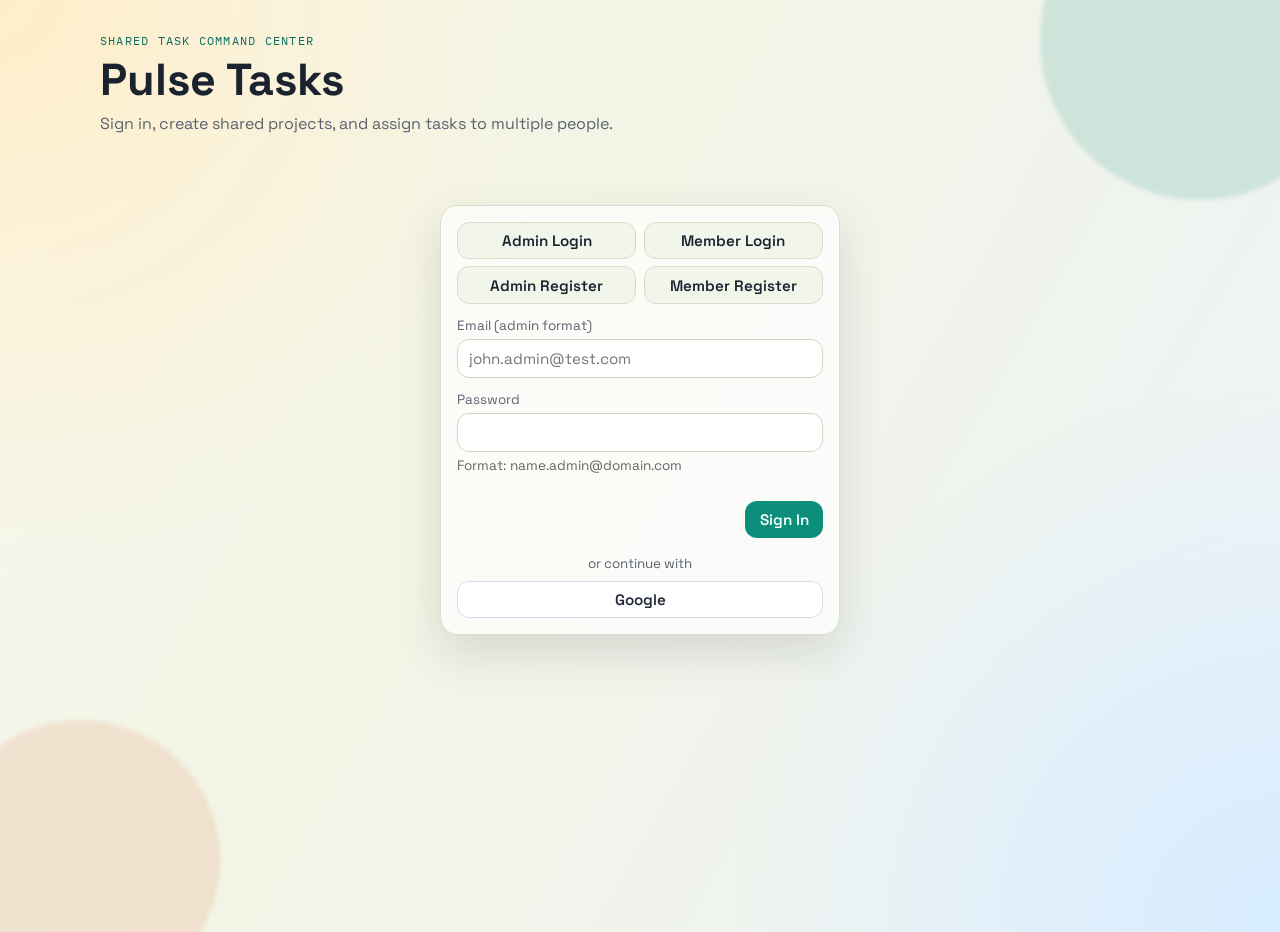
<file: frontend/index.html>
<!doctype html>
<html lang="en">
  <head>
    <meta charset="UTF-8" />
    <meta name="viewport" content="width=device-width, initial-scale=1.0" />
    <title>Pulse Tasks</title>
    <link rel="preconnect" href="https://fonts.googleapis.com" />
    <link rel="preconnect" href="https://fonts.gstatic.com" crossorigin />
    <link
      href="https://fonts.googleapis.com/css2?family=Space+Grotesk:wght@400;500;700&family=IBM+Plex+Mono:wght@400;500&display=swap"
      rel="stylesheet"
    />
    <link rel="stylesheet" href="styles.css" />
  </head>
  <body class="projects-page">
    <div class="bg-shape bg-shape-a"></div>
    <div class="bg-shape bg-shape-b"></div>

    <main class="app-shell">
      <header class="topbar reveal">
        <div>
          <p class="eyebrow">Shared Task Command Center</p>
          <h1>Pulse Tasks</h1>
          <p class="subtitle">Sign in, create shared projects, and assign tasks to multiple people.</p>
        </div>
        <div class="topbar-actions">
          <a class="nav-link btn-secondary hidden" href="tasks.html">Open Tasks</a>
          <button id="manageUsersBtn" class="btn-secondary hidden" type="button">Manage Users</button>
          <div class="session-chip hidden" id="sessionChip">
            <span id="sessionName">Not signed in</span>
            <button id="signOutBtn" class="btn-secondary" type="button">Sign out</button>
          </div>
        </div>
      </header>

      <section id="authView" class="auth-view reveal">
        <div class="panel auth-card">
          <div class="auth-mode-tabs" role="tablist" aria-label="User type">
            <button id="adminLoginBtn" type="button" class="auth-tab active" data-user-type="admin">Admin Login</button>
            <button id="memberLoginBtn" type="button" class="auth-tab" data-user-type="member">Member Login</button>
            <button id="adminRegisterBtn" type="button" class="auth-tab" data-user-type="admin-register">Admin Register</button>
            <button id="memberRegisterBtn" type="button" class="auth-tab" data-user-type="member-register">Member Register</button>
          </div>
          <form id="authForm" class="auth-form">
            <label id="nameField" class="hidden">
              <span>Name</span>
              <input id="authName" type="text" maxlength="120" placeholder="Your name" />
            </label>
            <label>
              <span id="emailLabel">Email (admin@test.com)</span>
              <input id="authEmail" type="email" maxlength="255" placeholder="name.admin@test.com" required />
            </label>
            <label>
              <span>Password</span>
              <input id="authPassword" type="password" minlength="8" maxlength="128" required />
            </label>
            <p id="emailFormatHint" class="hint-text" style="font-size: 0.85rem; color: #666; margin-top: -8px;">
              Format: <span id="emailFormatText">name.admin@domain.com</span>
            </p>
            <div class="auth-actions">
              <button id="authSubmitBtn" class="btn-accent" type="submit">Sign In</button>
            </div>
            <div class="provider-actions">
              <span class="provider-divider">or continue with</span>
              <button id="googleSignInBtn" class="btn-google" type="button">Google</button>
            </div>
          </form>
        </div>
      </section>

      <section id="workspaceView" class="workspace hidden">
        <section class="stats-grid reveal">
          <article class="stat-card">
            <h2>Total</h2>
            <p id="statTotal">0</p>
          </article>
          <article class="stat-card">
            <h2>Completed</h2>
            <p id="statCompleted">0</p>
          </article>
          <article class="stat-card">
            <h2>Pending</h2>
            <p id="statPending">0</p>
          </article>
          <article class="stat-card">
            <h2>High Priority</h2>
            <p id="statHighPriority">0</p>
          </article>
        </section>

        <section class="panel reveal project-panel">
          <div class="form-heading-row">
            <h2>Create Project</h2>
            <p class="subtle-inline">Invite multiple collaborators at once.</p>
          </div>
          <form id="projectForm" class="form-stack">
            <div class="field-grid">
              <label>
                <span>Name</span>
                <input id="projectName" type="text" maxlength="255" required />
              </label>
              <label>
                <span>Collaborators</span>
                <select id="projectMemberIds" multiple size="4"></select>
              </label>
              <label class="full-width">
                <span>Description</span>
                <textarea id="projectDescription" rows="2" maxlength="5000"></textarea>
              </label>
            </div>
            <div class="form-actions-row">
              <button class="btn-accent" type="submit">Add Project</button>
            </div>
          </form>
          <div id="projectList" class="project-list"></div>
        </section>

        <section class="panel reveal task-panel">
          <div class="form-heading-row">
            <h2>Create Task</h2>
            <p class="subtle-inline">Assign to a project and multiple people.</p>
          </div>
          <form id="todoForm" class="form-stack">
            <div class="field-grid">
              <label>
                <span>Title</span>
                <input id="title" name="title" type="text" maxlength="255" required />
              </label>
              <label>
                <span>Project</span>
                <select id="projectSelect">
                  <option value="">No project</option>
                </select>
              </label>
              <label>
                <span>Priority</span>
                <select id="priority" name="priority">
                  <option value="low">Low</option>
                  <option value="medium" selected>Medium</option>
                  <option value="high">High</option>
                </select>
              </label>
              <label>
                <span>Assignees</span>
                <select id="todoAssigneeIds" multiple size="4"></select>
              </label>
              <label class="full-width">
                <span>Description</span>
                <textarea id="description" name="description" rows="2" maxlength="5000"></textarea>
              </label>
              <label>
                <span>Due Date</span>
                <input id="dueDate" name="dueDate" type="datetime-local" />
              </label>
            </div>
            <div class="form-actions-row">
              <button class="btn-accent" type="submit">Add Task</button>
            </div>
          </form>
        </section>

        <section class="panel reveal task-list-panel">
          <div class="controls-row">
            <label>
              <span>Search</span>
              <input id="searchInput" type="text" placeholder="Search title or description" />
            </label>
            <label>
              <span>Status</span>
              <select id="statusFilter">
                <option value="all">All</option>
                <option value="pending">Pending</option>
                <option value="completed">Completed</option>
              </select>
            </label>
            <label>
              <span>Priority</span>
              <select id="priorityFilter">
                <option value="all">All</option>
                <option value="low">Low</option>
                <option value="medium">Medium</option>
                <option value="high">High</option>
              </select>
            </label>
            <label>
              <span>Project</span>
              <select id="projectFilter">
                <option value="all">All projects</option>
              </select>
            </label>
            <label>
              <span>Sort By</span>
              <select id="sortBy">
                <option value="created_at">Created</option>
                <option value="updated_at">Updated</option>
                <option value="title">Title</option>
                <option value="due_date">Due Date</option>
              </select>
            </label>
            <label>
              <span>Order</span>
              <select id="sortOrder">
                <option value="desc">Desc</option>
                <option value="asc">Asc</option>
              </select>
            </label>
          </div>

          <div class="list-head-row">
            <h2>Tasks</h2>
            <button id="refreshBtn" class="btn-secondary" type="button">Refresh</button>
          </div>

          <p id="feedback" class="feedback" role="status" aria-live="polite"></p>

          <div id="todoList" class="todo-list"></div>
        </section>
      </section>
    </main>

    <template id="projectItemTemplate">
      <article class="project-card">
        <div>
          <h3 class="project-title"></h3>
          <p class="project-desc"></p>
          <div class="project-collaborators-list"></div>
        </div>
        <div class="project-meta">
          <span class="project-members"></span>
          <span class="project-owner"></span>
          <div class="project-actions">
            <button type="button" data-action="edit" class="btn-secondary">Edit</button>
            <button type="button" data-action="delete" class="btn-danger">Delete</button>
          </div>
        </div>
      </article>
    </template>

    <template id="todoItemTemplate">
      <article class="todo-item">
        <div class="todo-main">
          <label class="checkbox-wrap">
            <input type="checkbox" data-action="toggle" />
            <span class="checkbox-ui"></span>
          </label>
          <div class="todo-copy">
            <div class="todo-title-row">
              <h3 class="todo-title"></h3>
              <span class="priority-badge"></span>
            </div>
            <p class="todo-desc"></p>
            <p class="todo-meta"></p>
            <p class="todo-people"></p>
            <div class="todo-assignees-list"></div>
          </div>
        </div>
        <div class="todo-actions">
          <button type="button" data-action="edit" class="btn-secondary">Edit</button>
          <button type="button" data-action="delete" class="btn-danger">Delete</button>
        </div>
      </article>
    </template>

    <dialog id="editDialog" class="edit-dialog">
      <form id="editForm" method="dialog">
        <h2>Edit Task</h2>
        <label>
          <span>Title</span>
          <input id="editTitle" name="title" type="text" maxlength="255" required />
        </label>
        <label>
          <span>Description</span>
          <textarea id="editDescription" name="description" rows="3" maxlength="5000"></textarea>
        </label>
        <div class="field-grid dialog-grid">
          <label>
            <span>Project</span>
            <select id="editProjectId">
              <option value="">No project</option>
            </select>
          </label>
          <label>
            <span>Priority</span>
            <select id="editPriority" name="priority">
              <option value="low">Low</option>
              <option value="medium">Medium</option>
              <option value="high">High</option>
            </select>
          </label>
          <label class="full-width">
            <span>Assignees</span>
            <select id="editAssigneeIds" multiple size="4"></select>
          </label>
          <label>
            <span>Due Date</span>
            <input id="editDueDate" name="dueDate" type="datetime-local" />
          </label>
        </div>
        <menu>
          <button type="button" id="cancelEditBtn" class="btn-secondary">Cancel</button>
          <button type="submit" class="btn-accent">Save</button>
        </menu>
      </form>
    </dialog>

    <dialog id="usersDialog" class="edit-dialog">
      <form id="usersForm" method="dialog">
        <h2>Manage Users</h2>
        <div id="usersList" class="members-list"></div>
        <menu>
          <button type="button" id="closeUsersBtn" class="btn-secondary">Close</button>
        </menu>
      </form>
    </dialog>

    <dialog id="projectDialog" class="edit-dialog">
      <form id="projectEditForm" method="dialog">
        <h2>Edit Project</h2>
        <label>
          <span>Name</span>
          <input id="editProjectName" type="text" maxlength="255" required />
        </label>
        <label>
          <span>Description</span>
          <textarea id="editProjectDescription" rows="3" maxlength="5000"></textarea>
        </label>
        <div class="collaborators-section">
          <label>
            <span>Current Members</span>
            <div id="editProjectCurrentMembers" class="members-list"></div>
          </label>
          <label>
            <span>Add Collaborators</span>
            <select id="editProjectMemberIds" multiple size="4"></select>
          </label>
        </div>
        <menu>
          <button type="button" id="cancelProjectEditBtn" class="btn-secondary">Cancel</button>
          <button type="submit" class="btn-accent">Save</button>
        </menu>
      </form>
    </dialog>

    <script src="app.js"></script>
  </body>
</html>
</file>
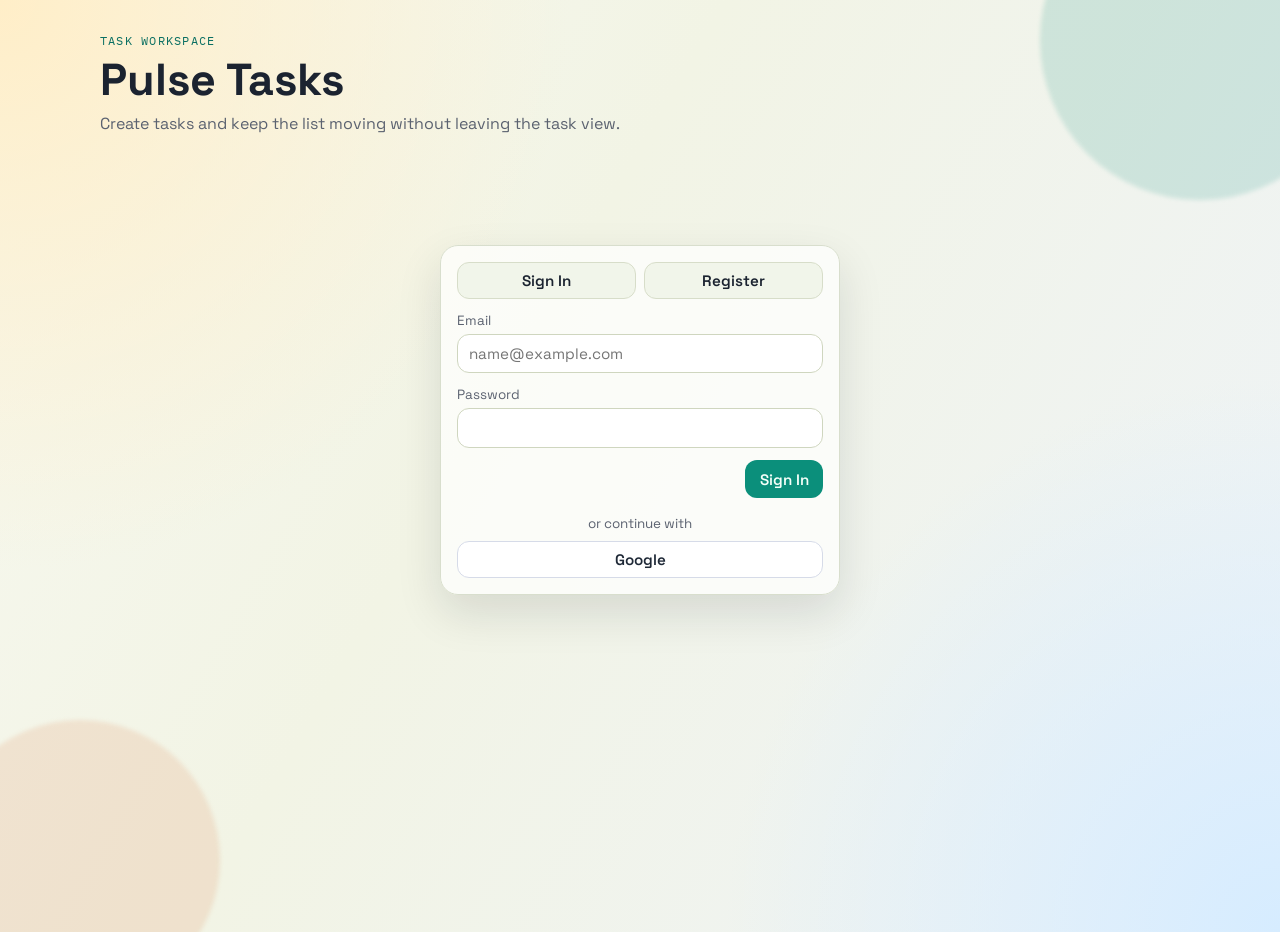
<file: frontend/tasks.html>
<!doctype html>
<html lang="en">
  <head>
    <meta charset="UTF-8" />
    <meta name="viewport" content="width=device-width, initial-scale=1.0" />
    <title>Pulse Tasks</title>
    <link rel="preconnect" href="https://fonts.googleapis.com" />
    <link rel="preconnect" href="https://fonts.gstatic.com" crossorigin />
    <link
      href="https://fonts.googleapis.com/css2?family=Space+Grotesk:wght@400;500;700&family=IBM+Plex+Mono:wght@400;500&display=swap"
      rel="stylesheet"
    />
    <link rel="stylesheet" href="styles.css" />
  </head>
  <body class="tasks-page">
    <div class="bg-shape bg-shape-a"></div>
    <div class="bg-shape bg-shape-b"></div>

    <main class="app-shell">
      <header class="topbar reveal">
        <div>
          <p class="eyebrow">Task Workspace</p>
          <h1>Pulse Tasks</h1>
          <p class="subtitle">Create tasks and keep the list moving without leaving the task view.</p>
        </div>
        <div class="topbar-actions">
          <a class="nav-link btn-secondary hidden" href="index.html">Projects</a>
          <div class="session-chip hidden" id="sessionChip">
            <span id="sessionName">Not signed in</span>
            <button id="signOutBtn" class="btn-secondary" type="button">Sign out</button>
          </div>
        </div>
      </header>

      <section id="authView" class="auth-view reveal">
        <div class="panel auth-card">
          <div class="auth-mode-tabs" role="tablist" aria-label="Authentication mode">
            <button id="loginTabBtn" type="button" class="auth-tab active">Sign In</button>
            <button id="registerTabBtn" type="button" class="auth-tab">Register</button>
          </div>
          <form id="authForm" class="auth-form">
            <label id="nameField">
              <span>Name</span>
              <input id="authName" type="text" maxlength="120" placeholder="Your name" />
            </label>
            <label>
              <span>Email</span>
              <input id="authEmail" type="email" maxlength="255" placeholder="name@example.com" required />
            </label>
            <label>
              <span>Password</span>
              <input id="authPassword" type="password" minlength="8" maxlength="128" required />
            </label>
            <div class="auth-actions">
              <button id="authSubmitBtn" class="btn-accent" type="submit">Sign In</button>
            </div>
            <div class="provider-actions">
              <span class="provider-divider">or continue with</span>
              <button id="googleSignInBtn" class="btn-google" type="button">Google</button>
            </div>
          </form>
        </div>
      </section>

      <section id="workspaceView" class="workspace hidden">
        <section class="stats-grid reveal">
          <article class="stat-card">
            <h2>Total</h2>
            <p id="statTotal">0</p>
          </article>
          <article class="stat-card">
            <h2>Completed</h2>
            <p id="statCompleted">0</p>
          </article>
          <article class="stat-card">
            <h2>Pending</h2>
            <p id="statPending">0</p>
          </article>
          <article class="stat-card">
            <h2>High Priority</h2>
            <p id="statHighPriority">0</p>
          </article>
        </section>

        <section class="panel reveal project-panel">
          <div class="form-heading-row">
            <h2>Create Project</h2>
            <p class="subtle-inline">Invite multiple collaborators at once.</p>
          </div>
          <form id="projectForm" class="form-stack">
            <div class="field-grid">
              <label>
                <span>Name</span>
                <input id="projectName" type="text" maxlength="255" required />
              </label>
              <label>
                <span>Collaborators</span>
                <select id="projectMemberIds" multiple size="4"></select>
              </label>
              <label class="full-width">
                <span>Description</span>
                <textarea id="projectDescription" rows="2" maxlength="5000"></textarea>
              </label>
            </div>
            <div class="form-actions-row">
              <button class="btn-accent" type="submit">Add Project</button>
            </div>
          </form>
          <div id="projectList" class="project-list"></div>
        </section>

        <section class="panel reveal task-panel">
          <div class="form-heading-row">
            <h2>Create Task</h2>
            <p class="subtle-inline">Assign to a project and multiple people.</p>
          </div>
          <form id="todoForm" class="form-stack">
            <div class="field-grid">
              <label>
                <span>Title</span>
                <input id="title" name="title" type="text" maxlength="255" required />
              </label>
              <label>
                <span>Project</span>
                <select id="projectSelect">
                  <option value="">No project</option>
                </select>
              </label>
              <label>
                <span>Priority</span>
                <select id="priority" name="priority">
                  <option value="low">Low</option>
                  <option value="medium" selected>Medium</option>
                  <option value="high">High</option>
                </select>
              </label>
              <label>
                <span>Assignees</span>
                <select id="todoAssigneeIds" multiple size="4"></select>
              </label>
              <label class="full-width">
                <span>Description</span>
                <textarea id="description" name="description" rows="2" maxlength="5000"></textarea>
              </label>
              <label>
                <span>Due Date</span>
                <input id="dueDate" name="dueDate" type="datetime-local" />
              </label>
            </div>
            <div class="form-actions-row">
              <button class="btn-accent" type="submit">Add Task</button>
            </div>
          </form>
        </section>

        <section class="panel reveal task-list-panel">
          <div class="controls-row">
            <label>
              <span>Search</span>
              <input id="searchInput" type="text" placeholder="Search title or description" />
            </label>
            <label>
              <span>Status</span>
              <select id="statusFilter">
                <option value="all">All</option>
                <option value="pending">Pending</option>
                <option value="completed">Completed</option>
              </select>
            </label>
            <label>
              <span>Priority</span>
              <select id="priorityFilter">
                <option value="all">All</option>
                <option value="low">Low</option>
                <option value="medium">Medium</option>
                <option value="high">High</option>
              </select>
            </label>
            <label>
              <span>Project</span>
              <select id="projectFilter">
                <option value="all">All projects</option>
              </select>
            </label>
            <label>
              <span>Sort By</span>
              <select id="sortBy">
                <option value="created_at">Created</option>
                <option value="updated_at">Updated</option>
                <option value="title">Title</option>
                <option value="due_date">Due Date</option>
              </select>
            </label>
            <label>
              <span>Order</span>
              <select id="sortOrder">
                <option value="desc">Desc</option>
                <option value="asc">Asc</option>
              </select>
            </label>
          </div>

          <div class="list-head-row">
            <h2>Tasks</h2>
            <button id="refreshBtn" class="btn-secondary" type="button">Refresh</button>
          </div>

          <p id="feedback" class="feedback" role="status" aria-live="polite"></p>

          <div id="todoList" class="todo-list"></div>
        </section>
      </section>
    </main>

    <template id="projectItemTemplate">
      <article class="project-card">
        <div>
          <h3 class="project-title"></h3>
          <p class="project-desc"></p>
          <div class="project-collaborators-list"></div>
        </div>
        <div class="project-meta">
          <span class="project-members"></span>
          <span class="project-owner"></span>
          <div class="project-actions">
            <button type="button" data-action="edit" class="btn-secondary">Edit</button>
            <button type="button" data-action="delete" class="btn-danger">Delete</button>
          </div>
        </div>
      </article>
    </template>

    <template id="todoItemTemplate">
      <article class="todo-item">
        <div class="todo-main">
          <label class="checkbox-wrap">
            <input type="checkbox" data-action="toggle" />
            <span class="checkbox-ui"></span>
          </label>
          <div class="todo-copy">
            <div class="todo-title-row">
              <h3 class="todo-title"></h3>
              <span class="priority-badge"></span>
            </div>
            <p class="todo-desc"></p>
            <p class="todo-meta"></p>
            <p class="todo-people"></p>
            <div class="todo-assignees-list"></div>
          </div>
        </div>
        <div class="todo-actions">
          <button type="button" data-action="edit" class="btn-secondary">Edit</button>
          <button type="button" data-action="delete" class="btn-danger">Delete</button>
        </div>
      </article>
    </template>

    <dialog id="editDialog" class="edit-dialog">
      <form id="editForm" method="dialog">
        <h2>Edit Task</h2>
        <label>
          <span>Title</span>
          <input id="editTitle" name="title" type="text" maxlength="255" required />
        </label>
        <label>
          <span>Description</span>
          <textarea id="editDescription" name="description" rows="3" maxlength="5000"></textarea>
        </label>
        <div class="field-grid dialog-grid">
          <label>
            <span>Priority</span>
            <select id="editPriority" name="priority">
              <option value="low">Low</option>
              <option value="medium">Medium</option>
              <option value="high">High</option>
            </select>
          </label>
          <label>
            <span>Due Date</span>
            <input id="editDueDate" name="dueDate" type="datetime-local" />
          </label>
          <label>
            <span>Project</span>
            <select id="editProjectId">
              <option value="">No project</option>
            </select>
          </label>
          <label>
            <span>Assignees</span>
            <select id="editAssigneeIds" multiple size="4"></select>
          </label>
        </div>
        <menu>
          <button id="cancelEditBtn" type="button" class="btn-secondary">Cancel</button>
          <button type="submit" class="btn-accent">Save</button>
        </menu>
      </form>
    </dialog>

    <dialog id="projectDialog" class="edit-dialog">
      <form id="projectEditForm" method="dialog">
        <h2>Edit Project</h2>
        <label>
          <span>Name</span>
          <input id="editProjectName" type="text" maxlength="255" required />
        </label>
        <label>
          <span>Description</span>
          <textarea id="editProjectDescription" rows="2" maxlength="5000"></textarea>
        </label>
        <label>
          <span>Collaborators</span>
          <select id="editProjectMemberIds" multiple size="4"></select>
        </label>
        <menu>
          <button id="cancelProjectEditBtn" type="button" class="btn-secondary">Cancel</button>
          <button type="submit" class="btn-accent">Save</button>
        </menu>
      </form>
    </dialog>

    <script src="app.js"></script>
  </body>
</html>
</file>
<file: frontend/styles.css>
:root {
  --bg: #f7f8ef;
  --panel: rgba(255, 255, 255, 0.7);
  --text: #1b2330;
  --muted: #5b6270;
  --brand: #0b8f7b;
  --brand-deep: #0a6f62;
  --danger: #b33131;
  --line: #d8decd;
  --shadow: 0 18px 45px rgba(18, 24, 34, 0.12);
  --radius: 18px;
}

* {
  box-sizing: border-box;
}

body {
  margin: 0;
  font-family: "Space Grotesk", sans-serif;
  color: var(--text);
  background: radial-gradient(circle at 0% 0%, #ffeec8, transparent 36%),
    radial-gradient(circle at 100% 100%, #d6ecff, transparent 35%),
    linear-gradient(120deg, #f7f8ef 0%, #f2f4e5 40%, #eef3f8 100%);
  min-height: 100vh;
  overflow-x: hidden;
}

.bg-shape {
  position: fixed;
  z-index: -1;
  border-radius: 999px;
  filter: blur(2px);
}

.bg-shape-a {
  width: 320px;
  height: 320px;
  background: rgba(11, 143, 123, 0.15);
  top: -120px;
  right: -80px;
  animation: driftA 12s ease-in-out infinite;
}

.bg-shape-b {
  width: 280px;
  height: 280px;
  background: rgba(219, 123, 71, 0.15);
  bottom: -100px;
  left: -60px;
  animation: driftB 14s ease-in-out infinite;
}

@keyframes driftA {
  0% {
    transform: translateY(0px);
  }
  50% {
    transform: translateY(18px);
  }
  100% {
    transform: translateY(0px);
  }
}

@keyframes driftB {
  0% {
    transform: translateY(0px);
  }
  50% {
    transform: translateY(-18px);
  }
  100% {
    transform: translateY(0px);
  }
}

.app-shell {
  width: min(1080px, 92vw);
  margin: 2rem auto 3rem;
  display: grid;
  gap: 1rem;
}

.reveal {
  opacity: 0;
  transform: translateY(20px);
  animation: reveal 0.7s ease forwards;
}

.reveal:nth-child(2) {
  animation-delay: 0.08s;
}

.reveal:nth-child(3) {
  animation-delay: 0.16s;
}

.reveal:nth-child(4) {
  animation-delay: 0.24s;
}

@keyframes reveal {
  to {
    opacity: 1;
    transform: translateY(0);
  }
}

.topbar {
  display: flex;
  justify-content: space-between;
  gap: 1rem;
  align-items: end;
}

.eyebrow {
  font-family: "IBM Plex Mono", monospace;
  font-size: 0.77rem;
  letter-spacing: 0.1em;
  text-transform: uppercase;
  color: var(--brand-deep);
  margin: 0 0 0.2rem;
}

h1 {
  margin: 0;
  font-size: clamp(1.9rem, 4vw, 2.8rem);
}

.subtitle {
  margin: 0.3rem 0 0;
  color: var(--muted);
}

.panel,
.stat-card {
  background: var(--panel);
  backdrop-filter: blur(8px);
  border: 1px solid var(--line);
  border-radius: var(--radius);
  box-shadow: var(--shadow);
}

.stats-grid {
  display: grid;
  grid-template-columns: repeat(4, minmax(0, 1fr));
  gap: 0.85rem;
}

.stat-card {
  padding: 1rem;
}

.stat-card h2 {
  margin: 0;
  font-size: 0.88rem;
  font-weight: 500;
  color: var(--muted);
}

.stat-card p {
  margin: 0.4rem 0 0;
  font-size: 1.8rem;
  font-weight: 700;
}

.panel {
  padding: 1rem;
}

.todo-form,
.controls-row {
  display: grid;
  gap: 0.8rem;
}

.form-heading-row,
.list-head-row {
  display: flex;
  justify-content: space-between;
  align-items: center;
}

.form-heading-row h2,
.list-head-row h2 {
  margin: 0;
  font-size: 1.15rem;
}

.field-grid {
  display: grid;
  grid-template-columns: repeat(2, minmax(0, 1fr));
  gap: 0.7rem;
}

.full-width {
  grid-column: 1 / -1;
}

.controls-row {
  grid-template-columns: repeat(6, minmax(0, 1fr));
  align-items: end;
}

label span {
  display: block;
  margin-bottom: 0.3rem;
  font-size: 0.84rem;
  color: var(--muted);
}

input,
select,
textarea,
button {
  font-family: inherit;
  font-size: 0.95rem;
}

input,
select,
textarea {
  width: 100%;
  background: #ffffff;
  border: 1px solid #cfd6bf;
  border-radius: 12px;
  padding: 0.58rem 0.68rem;
  color: var(--text);
}

textarea {
  resize: vertical;
}

button {
  border-radius: 12px;
  border: 1px solid transparent;
  padding: 0.52rem 0.84rem;
  font-weight: 600;
  cursor: pointer;
  transition: transform 0.15s ease, background 0.2s ease;
}

button:hover {
  transform: translateY(-1px);
}

.btn-accent {
  background: var(--brand);
  color: #f4fff9;
}

.btn-accent:hover {
  background: var(--brand-deep);
}

.btn-secondary {
  background: #f2f6eb;
  border-color: #d6ddca;
  color: var(--text);
}

.btn-danger {
  background: #ffecec;
  border-color: #efcaca;
  color: var(--danger);
}

.feedback {
  min-height: 1.4rem;
  margin: 0.25rem 0 0.65rem;
  color: var(--muted);
  font-size: 0.92rem;
}

.todo-list {
  display: grid;
  gap: 0.7rem;
}

.todo-item {
  background: #ffffff;
  border: 1px solid #dfe5d3;
  border-radius: 14px;
  padding: 0.8rem;
  display: flex;
  justify-content: space-between;
  gap: 0.7rem;
  align-items: flex-start;
  animation: popIn 0.25s ease;
}

@keyframes popIn {
  from {
    opacity: 0;
    transform: scale(0.98);
  }
  to {
    opacity: 1;
    transform: scale(1);
  }
}

.todo-main {
  display: flex;
  gap: 0.72rem;
  align-items: flex-start;
  flex: 1;
}

.checkbox-wrap {
  display: inline-flex;
  align-items: center;
  margin-top: 0.2rem;
}

.checkbox-wrap input {
  display: none;
}

.checkbox-ui {
  width: 18px;
  height: 18px;
  border: 2px solid #8ca193;
  border-radius: 5px;
  display: inline-block;
  position: relative;
}

.checkbox-wrap input:checked + .checkbox-ui {
  border-color: var(--brand);
  background: var(--brand);
}

.checkbox-wrap input:checked + .checkbox-ui::after {
  content: "";
  position: absolute;
  left: 4px;
  top: 1px;
  width: 4px;
  height: 8px;
  border: solid #fff;
  border-width: 0 2px 2px 0;
  transform: rotate(45deg);
}

.todo-title-row {
  display: flex;
  align-items: center;
  gap: 0.5rem;
  flex-wrap: wrap;
}

.todo-title {
  margin: 0;
  font-size: 1rem;
}

.todo-item.completed .todo-title {
  text-decoration: line-through;
  color: #66707d;
}

.priority-badge {
  font-family: "IBM Plex Mono", monospace;
  font-size: 0.72rem;
  text-transform: uppercase;
  background: #ebf8f5;
  color: #0c5f54;
  padding: 0.14rem 0.4rem;
  border-radius: 999px;
}

.priority-high {
  background: #ffe8e8;
  color: #8f2d2d;
}

.priority-medium {
  background: #fff8e3;
  color: #856011;
}

.priority-low {
  background: #e8f4ff;
  color: #28517a;
}

.todo-desc {
  margin: 0.2rem 0;
  color: var(--muted);
  white-space: pre-wrap;
}

.todo-meta {
  margin: 0;
  font-size: 0.8rem;
  color: #6b7382;
  font-family: "IBM Plex Mono", monospace;
}

.todo-actions {
  display: flex;
  gap: 0.4rem;
}

.topbar-actions {
  display: grid;
  gap: 0.7rem;
}

.nav-link {
  display: inline-flex;
  align-items: center;
  justify-content: center;
  text-decoration: none;
  min-height: 42px;
}

.session-chip {
  background: rgba(255, 255, 255, 0.68);
  border: 1px solid var(--line);
  border-radius: var(--radius);
  display: flex;
  gap: 0.7rem;
  align-items: center;
  justify-content: space-between;
  padding: 0.7rem 0.85rem;
}

.session-chip span {
  font-family: "IBM Plex Mono", monospace;
  font-size: 0.82rem;
}

.hidden {
  display: none !important;
}

.auth-view {
  display: grid;
  place-items: center;
  min-height: 60vh;
}

.auth-card {
  width: 100%;
  max-width: 400px;
  display: grid;
  gap: 0.8rem;
}

.auth-mode-tabs {
  display: grid;
  grid-template-columns: repeat(2, minmax(0, 1fr));
  gap: 0.45rem;
}

.auth-tab {
  background: #f1f5ea;
  border: 1px solid #d7ddc9;
  color: var(--text);
}

.auth-tab.active {
  background: var(--brand);
  color: #fff;
}

.auth-form,
.form-stack {
  display: grid;
  gap: 0.8rem;
}

.auth-actions,
.form-actions-row {
  display: flex;
  justify-content: end;
}

.provider-actions {
  display: grid;
  gap: 0.55rem;
  padding-top: 0.25rem;
}

.provider-divider {
  color: var(--muted);
  font-size: 0.84rem;
  text-align: center;
}

.btn-google {
  background: #ffffff;
  border-color: #d6dbe8;
  color: #1f2937;
}

.btn-google:hover {
  background: #f7f9fc;
}

.workspace {
  display: grid;
  gap: 1rem;
}

.subtle-inline {
  margin: 0;
  color: var(--muted);
  font-size: 0.86rem;
}

.project-list {
  display: grid;
  gap: 0.65rem;
  margin-top: 0.85rem;
}

.project-card {
  background: #fff;
  border: 1px solid #dfe5d3;
  border-radius: 14px;
  padding: 0.8rem 0.9rem;
  display: flex;
  justify-content: space-between;
  gap: 0.9rem;
}

.project-title {
  margin: 0;
  font-size: 1rem;
}

.project-desc {
  margin: 0.25rem 0 0;
  color: var(--muted);
}

.project-meta,
.todo-people {
  display: grid;
  gap: 0.2rem;
  justify-items: end;
  font-family: "IBM Plex Mono", monospace;
  font-size: 0.75rem;
  color: #6b7382;
}

body.projects-page .task-panel,
body.projects-page .task-list-panel {
  display: none;
}

body.tasks-page .project-panel {
  display: none;
}

.todo-people {
  margin: 0.35rem 0 0;
  justify-items: start;
}

.project-actions {
  display: flex;
  gap: 0.4rem;
  margin-top: 0.5rem;
  justify-content: flex-end;
}

.project-collaborators-list,
.todo-assignees-list {
  display: flex;
  flex-wrap: wrap;
  gap: 0.35rem;
  margin-top: 0.4rem;
}

.collaborator-chip,
.assignee-chip {
  display: inline-flex;
  align-items: center;
  gap: 0.25rem;
  background: #ebf8f5;
  color: #0c5f54;
  padding: 0.2rem 0.45rem;
  border-radius: 6px;
  font-size: 0.75rem;
  font-family: "IBM Plex Mono", monospace;
}

.collaborator-chip button,
.assignee-chip button {
  background: none;
  border: none;
  color: #0c5f54;
  cursor: pointer;
  padding: 0;
  font-size: 0.85rem;
  font-weight: 700;
  line-height: 1;
}

.collaborator-chip button:hover,
.assignee-chip button:hover {
  opacity: 0.6;
}

select[multiple] {
  min-height: 7.5rem;
}

.dialog-grid {
  margin-top: 0.2rem;
}

.full-width {
  grid-column: 1 / -1;
}

.edit-dialog {
  border: 1px solid #d8decd;
  border-radius: 16px;
  padding: 0;
  width: min(420px, 92vw);
}

.edit-dialog::backdrop {
  background: rgba(10, 16, 20, 0.35);
  backdrop-filter: blur(2px);
}

.edit-dialog form {
  display: grid;
  gap: 0.6rem;
  padding: 1rem;
}

.edit-dialog h2 {
  margin: 0;
}

.collaborators-section {
  display: grid;
  gap: 0.6rem;
}

.members-list {
  display: flex;
  flex-wrap: wrap;
  gap: 0.4rem;
  padding: 0.5rem;
  background: #f5f7f3;
  border-radius: 8px;
  min-height: 2rem;
}

.members-list .member-chip {
  display: inline-flex;
  align-items: center;
  gap: 0.3rem;
  padding: 0.4rem 0.6rem;
  background: #ebf8f5;
  border: 1px solid #0b8f7b;
  border-radius: 4px;
  font-size: 0.875rem;
}

.members-list .member-chip button {
  background: none;
  border: none;
  padding: 0;
  font-size: 1rem;
  cursor: pointer;
  color: #b33131;
  font-weight: bold;
  line-height: 1;
}

.members-list .member-chip button:hover {
  opacity: 0.8;
}

menu {
  margin: 0;
  padding: 0;
  display: flex;
  justify-content: end;
  gap: 0.5rem;
}

@media (max-width: 950px) {
  .stats-grid {
    grid-template-columns: repeat(2, minmax(0, 1fr));
  }

  .controls-row {
    grid-template-columns: repeat(2, minmax(0, 1fr));
  }

  .field-grid {
    grid-template-columns: 1fr;
  }
}

@media (max-width: 700px) {
  .topbar {
    flex-direction: column;
    align-items: stretch;
  }

  .topbar-actions {
    grid-template-columns: 1fr;
  }

  .stats-grid {
    grid-template-columns: 1fr;
  }

  .controls-row {
    grid-template-columns: 1fr;
  }

  .todo-item {
    flex-direction: column;
    align-items: stretch;
  }

  .todo-actions {
    justify-content: end;
  }

  .project-card {
    flex-direction: column;
  }
}
</file>
